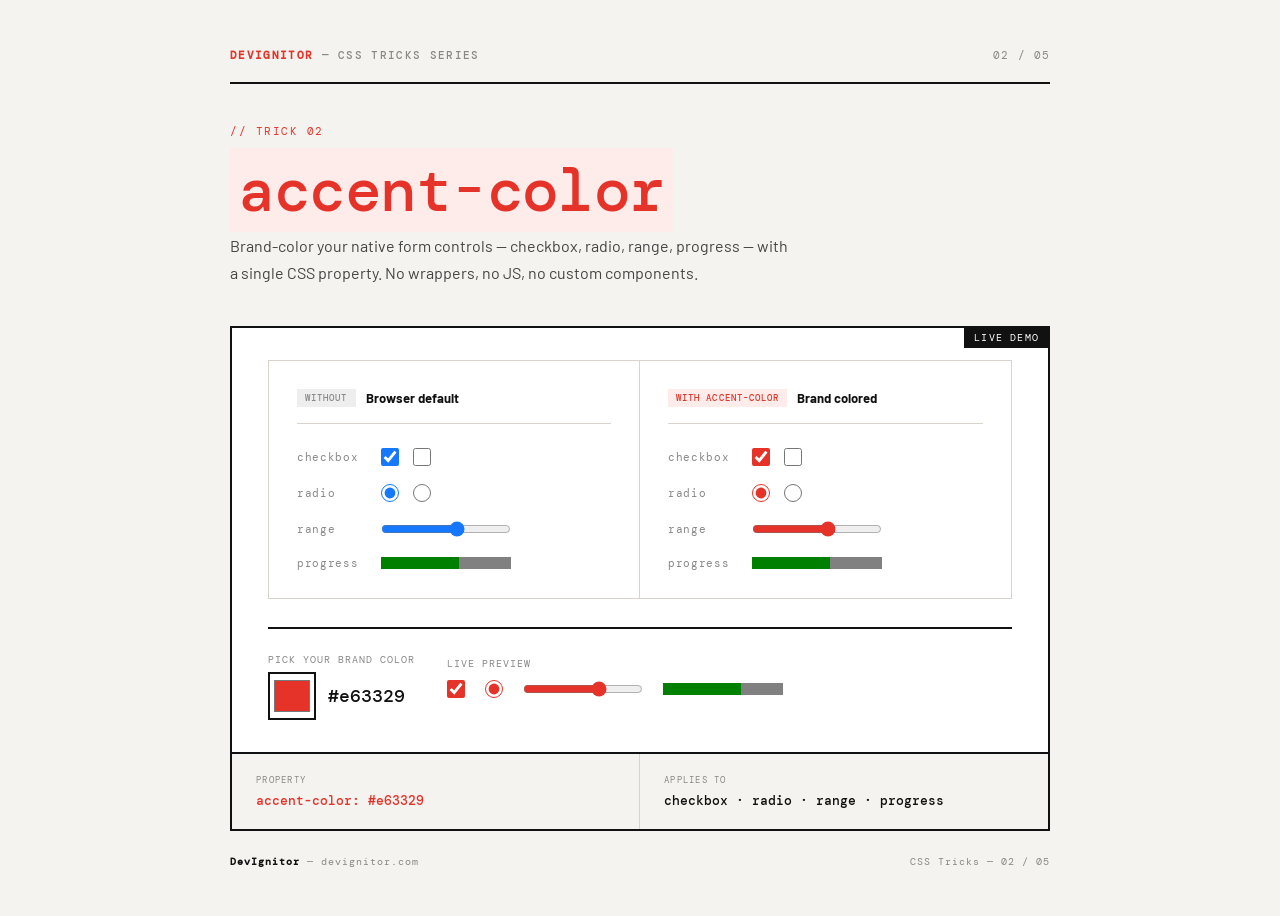
<file: accent-color/index.html>
<!DOCTYPE html>
<html lang="en">
<head>
<meta charset="UTF-8">
<meta name="viewport" content="width=device-width, initial-scale=1.0">
<title>accent-color — DevIgnitor CSS Tricks</title>
<link rel="preconnect" href="https://fonts.googleapis.com">
<link rel="stylesheet" href="style.css">
<link href="https://fonts.googleapis.com/css2?family=DM+Mono:wght@400;500&family=Barlow:wght@400;600;700;900&display=swap" rel="stylesheet">

</head>
<body>

<header class="page-header">
  <div class="brand"><strong>DevIgnitor</strong> — CSS Tricks Series</div>
  <div class="trick-label">02 / 05</div>
</header>

<div class="title-block">
  <div class="trick-index">// Trick 02</div>
  <h1><code>accent-color</code></h1>
  <p class="subtitle">Brand-color your native form controls — checkbox, radio, range, progress — with a single CSS property. No wrappers, no JS, no custom components.</p>
</div>

<div class="demo-wrap">
  <div class="demo-label">Live Demo</div>
  <div class="demo-inner">

    <div class="compare-grid">
      <div class="compare-col before-col">
        <div class="col-header">
          <span class="col-tag tag-before">Without</span>
          <span class="col-title">Browser default</span>
        </div>
        <div class="control-row">
          <div class="ctrl-item">
            <span class="ctrl-label">checkbox</span>
            <input type="checkbox" checked>
            <input type="checkbox">
          </div>
          <div class="ctrl-item">
            <span class="ctrl-label">radio</span>
            <input type="radio" name="rb" checked>
            <input type="radio" name="rb">
          </div>
          <div class="ctrl-item">
            <span class="ctrl-label">range</span>
            <input type="range" value="60">
          </div>
          <div class="ctrl-item">
            <span class="ctrl-label">progress</span>
            <progress value="60" max="100"></progress>
          </div>
        </div>
      </div>

      <div class="compare-col after-col" id="after-col">
        <div class="col-header">
          <span class="col-tag tag-after">With accent-color</span>
          <span class="col-title">Brand colored</span>
        </div>
        <div class="control-row">
          <div class="ctrl-item">
            <span class="ctrl-label" style="font-family:var(--mono);font-size:11px;color:var(--ink3);min-width:70px">checkbox</span>
            <input type="checkbox" checked>
            <input type="checkbox">
          </div>
          <div class="ctrl-item">
            <span class="ctrl-label" style="font-family:var(--mono);font-size:11px;color:var(--ink3);min-width:70px">radio</span>
            <input type="radio" name="rb2" checked>
            <input type="radio" name="rb2">
          </div>
          <div class="ctrl-item">
            <span class="ctrl-label" style="font-family:var(--mono);font-size:11px;color:var(--ink3);min-width:70px">range</span>
            <input type="range" value="60">
          </div>
          <div class="ctrl-item">
            <span class="ctrl-label" style="font-family:var(--mono);font-size:11px;color:var(--ink3);min-width:70px">progress</span>
            <progress value="60" max="100"></progress>
          </div>
        </div>
      </div>
    </div>

    <div class="picker-section">
      <div class="picker-label-group">
        <span class="picker-label">Pick your brand color</span>
        <div class="picker-wrap">
          <input type="color" id="color-picker" value="#e63329">
          <span class="picker-value" id="hex-label">#e63329</span>
        </div>
      </div>
      <div style="display:flex;flex-direction:column;gap:10px;padding-top:4px">
        <span style="font-family:var(--mono);font-size:10px;color:var(--ink3);letter-spacing:0.1em;text-transform:uppercase">Live preview</span>
        <div id="live-wrap">
          <input type="checkbox" checked>
          <input type="radio" checked>
          <input type="range" value="65" style="width:120px">
          <progress value="65" max="100" style="width:120px;height:12px;border:none"></progress>
        </div>
      </div>
    </div>

  </div>
</div>

<div class="insight-row">
  <div class="insight-cell">
    <div class="insight-label">Property</div>
    <div class="insight-value accent">accent-color: #e63329</div>
  </div>
  <div class="insight-cell">
    <div class="insight-label">Applies to</div>
    <div class="insight-value">checkbox · radio · range · progress</div>
  </div>
</div>

<script src="script.js"></script>
<footer class="page-footer">
  <div class="footer-brand"><strong>DevIgnitor</strong> — devignitor.com</div>
  <div class="footer-nav">CSS Tricks — 02 / 05</div>
</footer>


</body>
</html>
</file>
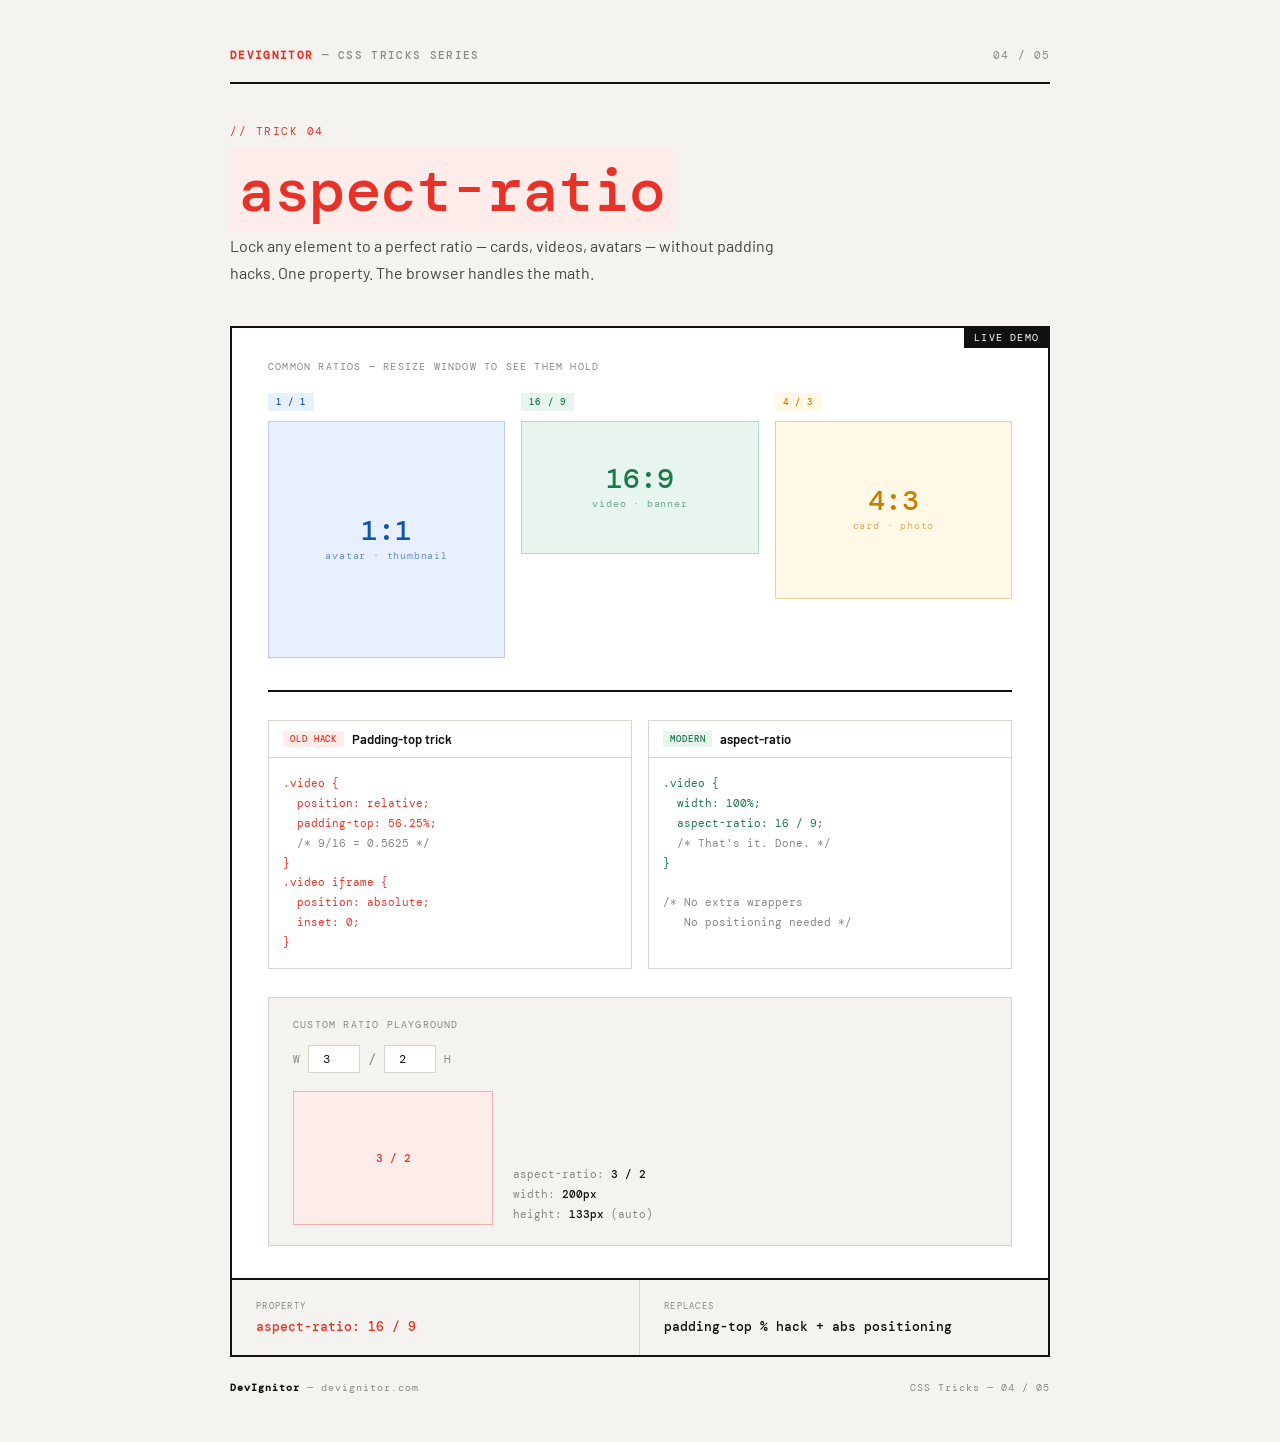
<file: aspect-ratio/index.html>
<!DOCTYPE html>
<html lang="en">
<head>
<meta charset="UTF-8">
<meta name="viewport" content="width=device-width, initial-scale=1.0">
<title>aspect-ratio — DevIgnitor CSS Tricks</title>
<link rel="preconnect" href="https://fonts.googleapis.com">
<link rel="stylesheet" href="style.css">
<link href="https://fonts.googleapis.com/css2?family=DM+Mono:wght@400;500&family=Barlow:wght@400;600;700;900&display=swap" rel="stylesheet">

</head>
<body>

<header class="page-header">
  <div class="brand"><strong>DevIgnitor</strong> — CSS Tricks Series</div>
  <div class="trick-label">04 / 05</div>
</header>

<div class="title-block">
  <div class="trick-index">// Trick 04</div>
  <h1><code>aspect-ratio</code></h1>
  <p class="subtitle">Lock any element to a perfect ratio — cards, videos, avatars — without padding hacks. One property. The browser handles the math.</p>
</div>

<div class="demo-wrap">
  <div class="demo-label">Live Demo</div>
  <div class="demo-inner">

    <div class="ratio-section-label">Common ratios — resize window to see them hold</div>
    <div class="ratio-grid">
      <div class="ratio-item">
        <div class="ratio-tag tag-sq">1 / 1</div>
        <div class="ratio-box box-sq">
          <div class="ratio-box-inner">
            <span class="ratio-value">1:1</span>
            <span class="ratio-use">avatar · thumbnail</span>
          </div>
        </div>
      </div>
      <div class="ratio-item">
        <div class="ratio-tag tag-16">16 / 9</div>
        <div class="ratio-box box-16">
          <div class="ratio-box-inner">
            <span class="ratio-value">16:9</span>
            <span class="ratio-use">video · banner</span>
          </div>
        </div>
      </div>
      <div class="ratio-item">
        <div class="ratio-tag tag-43">4 / 3</div>
        <div class="ratio-box box-43">
          <div class="ratio-box-inner">
            <span class="ratio-value">4:3</span>
            <span class="ratio-use">card · photo</span>
          </div>
        </div>
      </div>
    </div>

    <hr class="section-divider">

    <div class="hack-compare">
      <div class="hack-card">
        <div class="hack-header">
          <span class="hack-tag" style="background:#fdecea;color:var(--accent)">Old Hack</span>
          <span class="hack-title">Padding-top trick</span>
        </div>
        <div class="hack-body">
          <pre><span class="bad-code">.video {
  position: relative;
  padding-top: 56.25%;
  <span class="comment">/* 9/16 = 0.5625 */</span>
}
.video iframe {
  position: absolute;
  inset: 0;
}</span></pre>
        </div>
      </div>
      <div class="hack-card">
        <div class="hack-header">
          <span class="hack-tag" style="background:var(--green-light);color:var(--green)">Modern</span>
          <span class="hack-title">aspect-ratio</span>
        </div>
        <div class="hack-body">
          <pre><span class="good-code">.video {
  width: 100%;
  aspect-ratio: 16 / 9;
  <span class="comment">/* That's it. Done. */</span>
}

<span class="comment">/* No extra wrappers
   No positioning needed */</span></span></pre>
        </div>
      </div>
    </div>

    <div class="playground">
      <div class="play-label">Custom ratio playground</div>
      <div class="play-controls">
        <div class="play-ctrl">
          <label>W</label>
          <input type="number" id="ratio-w" value="3" min="1" max="20">
          <span class="play-sep">/</span>
          <input type="number" id="ratio-h" value="2" min="1" max="20">
          <label>H</label>
        </div>
      </div>
      <div class="play-preview-row">
        <div id="play-box" style="aspect-ratio:3/2">
          <span class="play-box-label" id="play-box-label">3 / 2</span>
        </div>
        <div class="play-info">
          aspect-ratio: <span id="info-ratio">3 / 2</span><br>
          width: <span>200px</span><br>
          height: <span id="info-h">133px</span> (auto)
        </div>
      </div>
    </div>

  </div>
</div>

<div class="insight-row">
  <div class="insight-cell">
    <div class="insight-label">Property</div>
    <div class="insight-value accent">aspect-ratio: 16 / 9</div>
  </div>
  <div class="insight-cell">
    <div class="insight-label">Replaces</div>
    <div class="insight-value">padding-top % hack + abs positioning</div>
  </div>
</div>
<script src="script.js"></script>
<footer class="page-footer">
  <div class="footer-brand"><strong>DevIgnitor</strong> — devignitor.com</div>
  <div class="footer-nav">CSS Tricks — 04 / 05</div>
</footer>


</body>
</html>
</file>
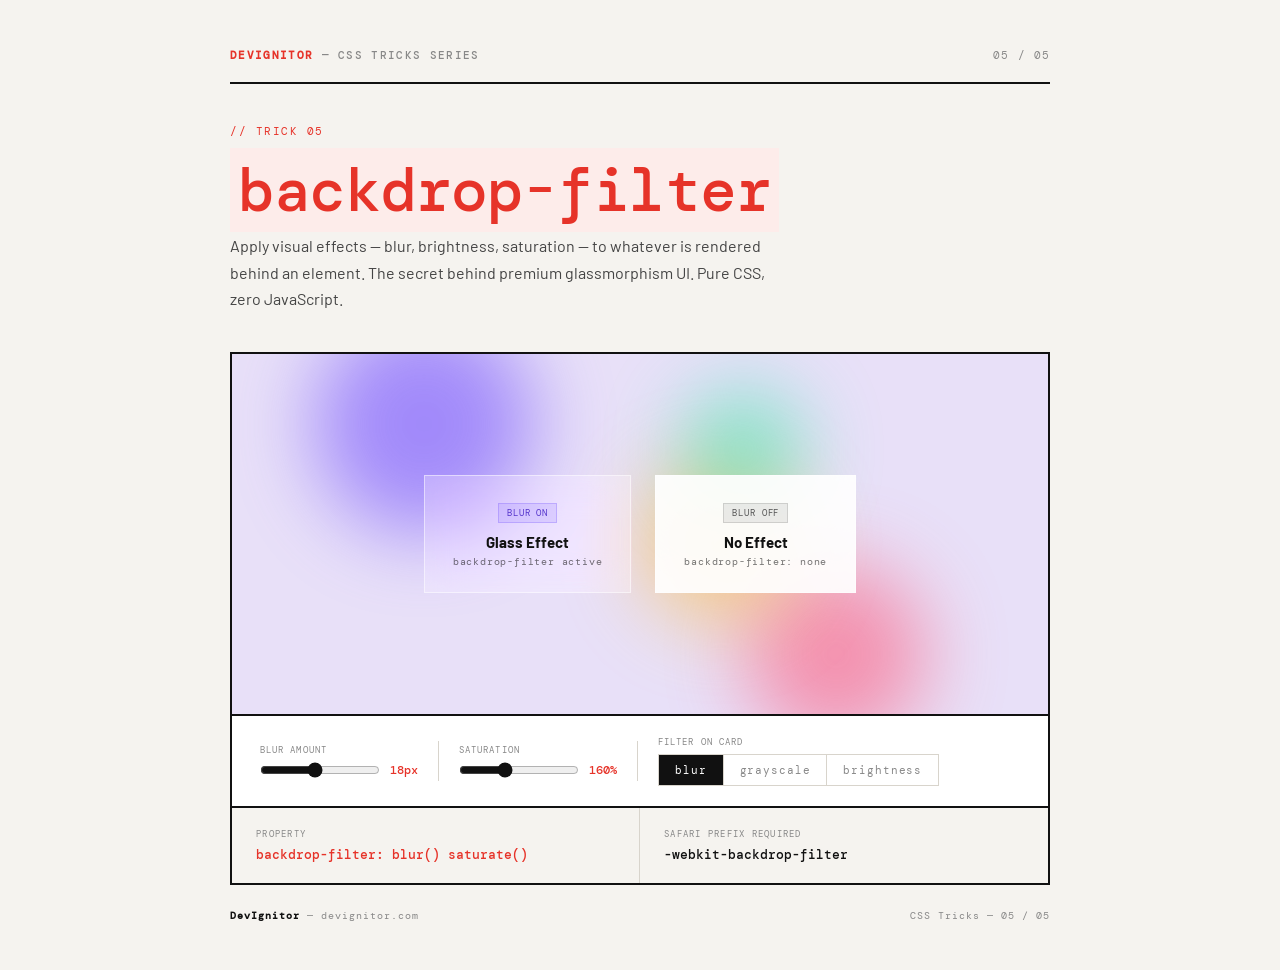
<file: backdrop-filter/index.html>
<!DOCTYPE html>
<html lang="en">
<head>
    <meta charset="UTF-8">
    <meta name="viewport" content="width=device-width, initial-scale=1.0">
    <title>code-files - Preview</title>
    <link rel="stylesheet" href="style.css">
</head>
<body>
    <!DOCTYPE html>
<html lang="en">
<head>
<meta charset="UTF-8">
<meta name="viewport" content="width=device-width, initial-scale=1.0">
<title>backdrop-filter — DevIgnitor CSS Tricks</title>
<link rel="preconnect" href="https://fonts.googleapis.com">
<link href="https://fonts.googleapis.com/css2?family=DM+Mono:wght@400;500&family=Barlow:wght@400;600;700;900&display=swap" rel="stylesheet">

</head>
<body>

<header class="page-header">
  <div class="brand"><strong>DevIgnitor</strong> — CSS Tricks Series</div>
  <div class="trick-label">05 / 05</div>
</header>

<div class="title-block">
  <div class="trick-index">// Trick 05</div>
  <h1><code>backdrop-filter</code></h1>
  <p class="subtitle">Apply visual effects — blur, brightness, saturation — to whatever is rendered behind an element. The secret behind premium glassmorphism UI. Pure CSS, zero JavaScript.</p>
</div>

<div class="demo-wrap">
  <div class="demo-label">Live Demo</div>
  <div class="demo-inner">
    <div class="glass-stage">
      <div class="stage-bg">
        <div class="blob blob-1"></div>
        <div class="blob blob-2"></div>
        <div class="blob blob-3"></div>
        <div class="blob blob-4"></div>
      </div>

      <!-- Card WITH backdrop-filter -->
      <div class="glass-card on" id="card-on">
        <div class="card-badge badge-on">blur ON</div>
        <h3>Glass Effect</h3>
        <p>backdrop-filter active</p>
      </div>

      <!-- Card WITHOUT backdrop-filter -->
      <div class="glass-card off" id="card-off">
        <div class="card-badge badge-off">blur OFF</div>
        <h3>No Effect</h3>
        <p>backdrop-filter: none</p>
      </div>
    </div>

    <div class="controls-row">
      <div class="ctrl-section">
        <span class="ctrl-label">Blur amount</span>
        <div class="ctrl-row">
          <input type="range" id="blur-range" min="0" max="40" value="18" style="width:120px">
          <span class="ctrl-value" id="blur-val">18px</span>
        </div>
      </div>

      <div class="ctrl-divider"></div>

      <div class="ctrl-section">
        <span class="ctrl-label">Saturation</span>
        <div class="ctrl-row">
          <input type="range" id="sat-range" min="80" max="300" value="160" style="width:120px">
          <span class="ctrl-value" id="sat-val">160%</span>
        </div>
      </div>

      <div class="ctrl-divider"></div>

      <div class="ctrl-section">
        <span class="ctrl-label">Filter on card</span>
        <div class="toggle-group">
          <button class="toggle-btn active" id="btn-blur" onclick="applyMode('blur')">blur</button>
          <button class="toggle-btn" id="btn-gray" onclick="applyMode('grayscale')">grayscale</button>
          <button class="toggle-btn" id="btn-bright" onclick="applyMode('brightness')">brightness</button>
        </div>
      </div>
    </div>
  </div>
</div>

<div class="insight-row">
  <div class="insight-cell">
    <div class="insight-label">Property</div>
    <div class="insight-value accent">backdrop-filter: blur() saturate()</div>
  </div>
  <div class="insight-cell">
    <div class="insight-label">Safari prefix required</div>
    <div class="insight-value">-webkit-backdrop-filter</div>
  </div>
</div>

<footer class="page-footer">
  <div class="footer-brand"><strong>DevIgnitor</strong> — devignitor.com</div>
  <div class="footer-nav">CSS Tricks — 05 / 05</div>
</footer>


</body>
</html>
    <script src="script.js"></script>
</body>
</html>
</file>
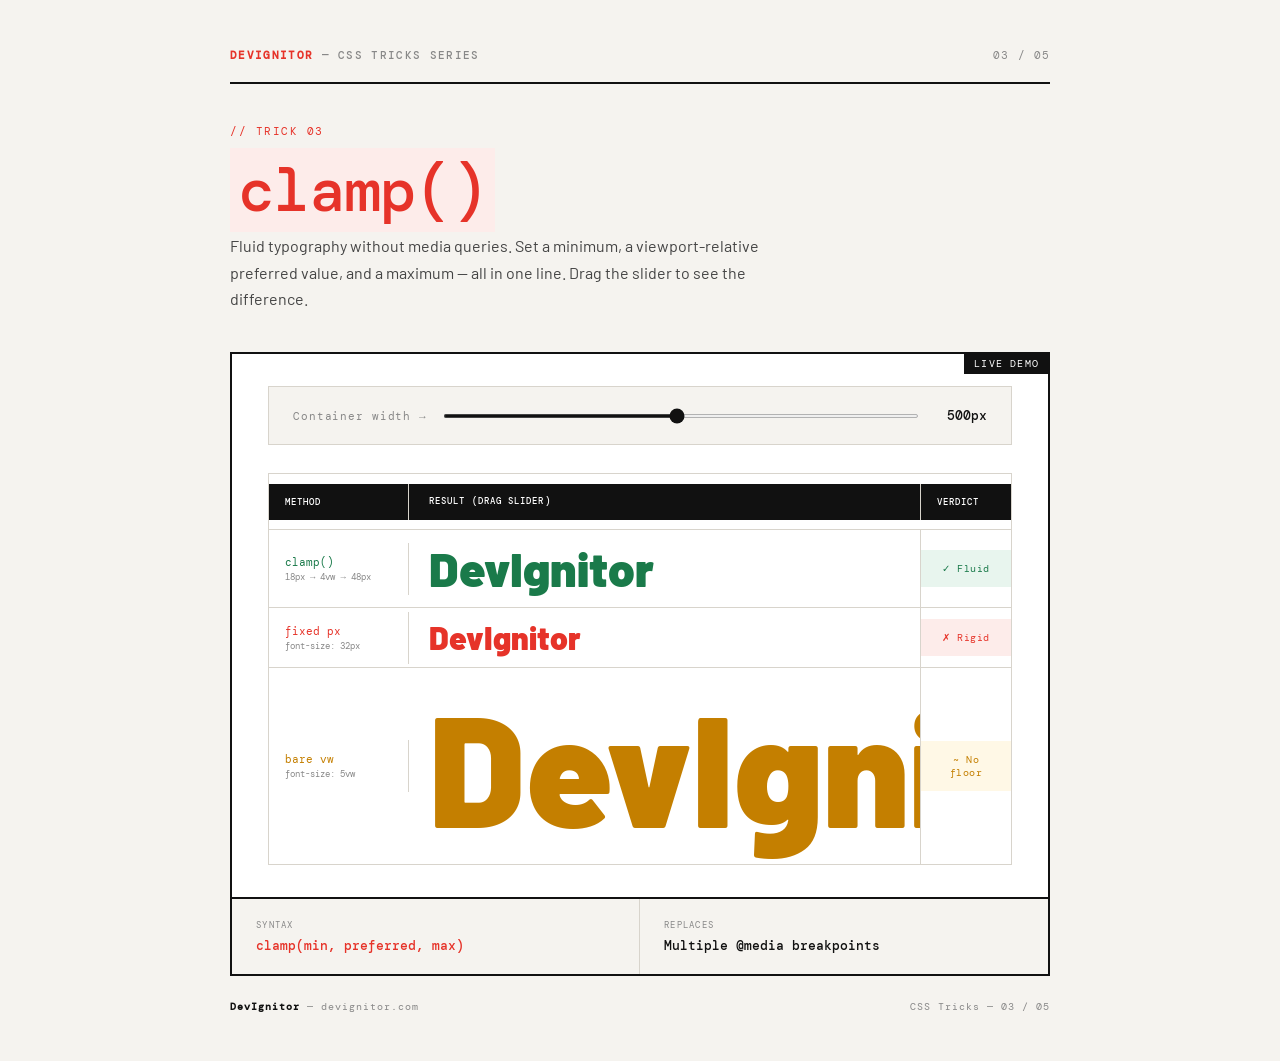
<file: clamp/index.html>
<!DOCTYPE html>
<html lang="en">
<head>
    <meta charset="UTF-8">
    <meta name="viewport" content="width=device-width, initial-scale=1.0">
    <title>code-files - Preview</title>
    <link rel="stylesheet" href="style.css">
</head>
<body>
    <!DOCTYPE html>
<html lang="en">
<head>
<meta charset="UTF-8">
<meta name="viewport" content="width=device-width, initial-scale=1.0">
<title>clamp() — DevIgnitor CSS Tricks</title>
<link rel="preconnect" href="https://fonts.googleapis.com">
<link href="https://fonts.googleapis.com/css2?family=DM+Mono:wght@400;500&family=Barlow:wght@400;600;700;900&display=swap" rel="stylesheet">

</head>
<body>

<header class="page-header">
  <div class="brand"><strong>DevIgnitor</strong> — CSS Tricks Series</div>
  <div class="trick-label">03 / 05</div>
</header>

<div class="title-block">
  <div class="trick-index">// Trick 03</div>
  <h1><code>clamp()</code></h1>
  <p class="subtitle">Fluid typography without media queries. Set a minimum, a viewport-relative preferred value, and a maximum — all in one line. Drag the slider to see the difference.</p>
</div>

<div class="demo-wrap">
  <div class="demo-label">Live Demo</div>
  <div class="demo-inner">

    <div class="slider-control">
      <span class="slider-label">Container width →</span>
      <input type="range" id="width-range" min="260" max="748" value="500" step="1">
      <span class="slider-val" id="width-val">500px</span>
    </div>

    <div class="comparison">
      <div class="comp-row header">
        <div class="comp-method">Method</div>
        <div class="comp-preview">Result (drag slider)</div>
        <div class="comp-verdict">Verdict</div>
      </div>
      <div class="comp-row">
        <div class="comp-method" style="color:var(--green)">clamp()<br><span style="color:var(--ink3);font-size:9px">18px → 4vw → 48px</span></div>
        <div class="comp-preview" id="p-clamp" style="color:var(--green);font-size:28px">DevIgnitor</div>
        <div class="comp-verdict v-good">✓ Fluid</div>
      </div>
      <div class="comp-row">
        <div class="comp-method" style="color:var(--accent)">fixed px<br><span style="color:var(--ink3);font-size:9px">font-size: 32px</span></div>
        <div class="comp-preview" style="color:var(--accent);font-size:32px" id="p-fixed">DevIgnitor</div>
        <div class="comp-verdict v-bad">✗ Rigid</div>
      </div>
      <div class="comp-row">
        <div class="comp-method" style="color:var(--amber)">bare vw<br><span style="color:var(--ink3);font-size:9px">font-size: 5vw</span></div>
        <div class="comp-preview" id="p-vw" style="color:var(--amber)">DevIgnitor</div>
        <div class="comp-verdict v-bad2">~ No floor</div>
      </div>
    </div>

  </div>
</div>

<div class="insight-row">
  <div class="insight-cell">
    <div class="insight-label">Syntax</div>
    <div class="insight-value accent">clamp(min, preferred, max)</div>
  </div>
  <div class="insight-cell">
    <div class="insight-label">Replaces</div>
    <div class="insight-value">Multiple @media breakpoints</div>
  </div>
</div>

<footer class="page-footer">
  <div class="footer-brand"><strong>DevIgnitor</strong> — devignitor.com</div>
  <div class="footer-nav">CSS Tricks — 03 / 05</div>
</footer>


</body>
</html>
    <script src="script.js"></script>
</body>
</html>
</file>
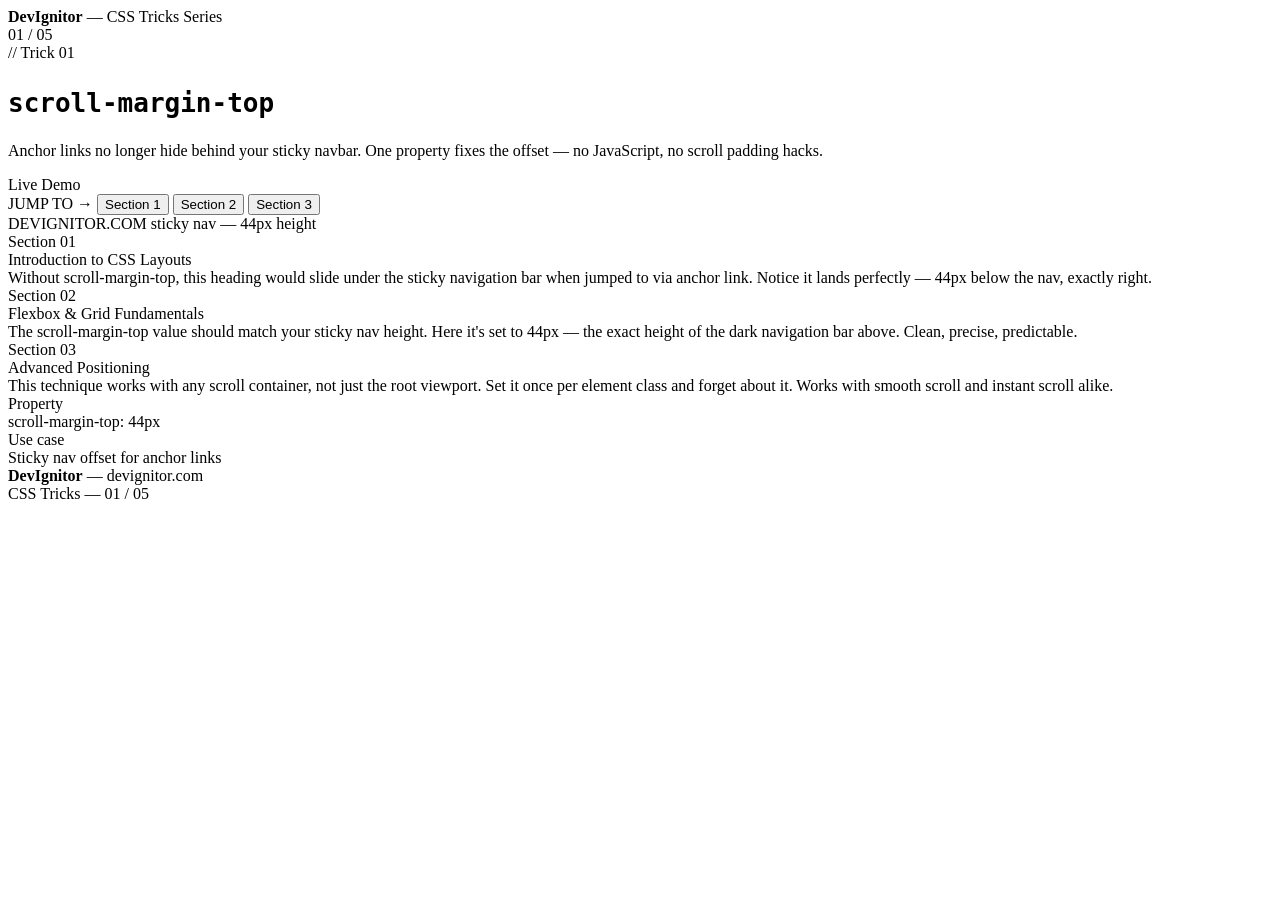
<file: scroll-margin-top/index.html>
<!DOCTYPE html>
<html lang="en">
<head>
<meta charset="UTF-8">
<meta name="viewport" content="width=device-width, initial-scale=1.0">
<title>scroll-margin-top — DevIgnitor CSS Tricks</title>
<link rel="preconnect" href="https://fonts.googleapis.com">
<link reg="stylesheet" href="style.css">
<link href="https://fonts.googleapis.com/css2?family=DM+Mono:wght@400;500&family=Barlow:wght@400;600;700;900&display=swap" rel="stylesheet">

</head>
<body>

<header class="page-header">
  <div class="brand"><strong>DevIgnitor</strong> — CSS Tricks Series</div>
  <div class="trick-label">01 / 05</div>
</header>

<div class="title-block">
  <div class="trick-index">// Trick 01</div>
  <h1><code>scroll-margin-top</code></h1>
  <p class="subtitle">Anchor links no longer hide behind your sticky navbar. One property fixes the offset — no JavaScript, no scroll padding hacks.</p>
</div>

<div class="demo-wrap">
  <div class="demo-label">Live Demo</div>
  <div class="demo-inner">
    <div class="jump-bar">
      <span class="jump-title">JUMP TO →</span>
      <button class="jump-btn" onclick="scrollToSection('sec1')">Section 1</button>
      <button class="jump-btn" onclick="scrollToSection('sec2')">Section 2</button>
      <button class="jump-btn" onclick="scrollToSection('sec3')">Section 3</button>
    </div>

    <div class="scroll-viewport" id="vp">
      <div class="fake-nav">
        <span class="fake-nav-brand">DEVIGNITOR.COM</span>
        <span class="fake-nav-tag">sticky nav — 44px height</span>
      </div>
      <div class="scroll-content">
        <div class="section-block s1" id="sec1">
          <div class="section-tag">Section 01</div>
          <div class="section-title">Introduction to CSS Layouts</div>
          <div class="section-body">Without scroll-margin-top, this heading would slide under the sticky navigation bar when jumped to via anchor link. Notice it lands perfectly — 44px below the nav, exactly right.</div>
        </div>
        <div class="section-block s2" id="sec2">
          <div class="section-tag">Section 02</div>
          <div class="section-title">Flexbox &amp; Grid Fundamentals</div>
          <div class="section-body">The scroll-margin-top value should match your sticky nav height. Here it's set to 44px — the exact height of the dark navigation bar above. Clean, precise, predictable.</div>
        </div>
        <div class="section-block s3" id="sec3">
          <div class="section-tag">Section 03</div>
          <div class="section-title">Advanced Positioning</div>
          <div class="section-body">This technique works with any scroll container, not just the root viewport. Set it once per element class and forget about it. Works with smooth scroll and instant scroll alike.</div>
        </div>
      </div>
    </div>
  </div>
</div>

<div class="insight-row">
  <div class="insight-cell">
    <div class="insight-label">Property</div>
    <div class="insight-value accent">scroll-margin-top: 44px</div>
  </div>
  <div class="insight-cell">
    <div class="insight-label">Use case</div>
    <div class="insight-value">Sticky nav offset for anchor links</div>
  </div>
</div>

<footer class="page-footer">
  <div class="footer-brand"><strong>DevIgnitor</strong> — devignitor.com</div>
  <div class="footer-nav">CSS Tricks — 01 / 05</div>
</footer>

</body>
</html>
</file>
<file: accent-color/style.css>
*, *::before, *::after { box-sizing: border-box; margin: 0; padding: 0; }

  :root {
    --bg: #f5f3ef;
    --white: #ffffff;
    --ink: #111111;
    --ink2: #444444;
    --ink3: #888888;
    --rule: #d8d4cc;
    --accent: #e63329;
    --accent-light: #fdecea;
    --mono: 'DM Mono', monospace;
    --sans: 'Barlow', sans-serif;
    --live: #e63329;
  }

  html, body { width: 100%; }

  body {
    background: var(--bg);
    font-family: var(--sans);
    color: var(--ink);
    display: flex;
    flex-direction: column;
    align-items: center;
    justify-content: center;
    min-height: 100vh;
    padding: 48px 24px;
  }

  .page-header {
    width: 100%;
    max-width: 820px;
    display: flex;
    align-items: flex-start;
    justify-content: space-between;
    margin-bottom: 40px;
    padding-bottom: 20px;
    border-bottom: 2px solid var(--ink);
  }
  .brand { font-family: var(--mono); font-size: 11px; font-weight: 500; letter-spacing: 0.12em; color: var(--ink3); text-transform: uppercase; }
  .brand strong { color: var(--accent); }
  .trick-label { font-family: var(--mono); font-size: 11px; color: var(--ink3); letter-spacing: 0.1em; }

  .title-block { width: 100%; max-width: 820px; margin-bottom: 40px; }
  .trick-index { font-family: var(--mono); font-size: 11px; color: var(--accent); letter-spacing: 0.14em; text-transform: uppercase; margin-bottom: 8px; }
  h1 { font-family: var(--sans); font-size: clamp(36px, 6vw, 72px); font-weight: 900; line-height: 1.0; letter-spacing: -0.02em; margin-bottom: 12px; }
  h1 code { font-family: var(--mono); font-size: 0.85em; color: var(--accent); background: var(--accent-light); padding: 2px 8px; font-weight: 500; }
  .subtitle { font-size: 16px; color: var(--ink2); line-height: 1.65; max-width: 560px; font-weight: 400; }

  .demo-wrap { width: 100%; max-width: 820px; background: var(--white); border: 2px solid var(--ink); position: relative; }
  .demo-label { position: absolute; top: -1px; right: -1px; background: var(--ink); color: var(--white); font-family: var(--mono); font-size: 10px; letter-spacing: 0.12em; padding: 4px 10px; text-transform: uppercase; }

  .demo-inner { padding: 32px 36px; }

  /* ── COMPARISON GRID ── */
  .compare-grid { display: grid; grid-template-columns: 1fr 1fr; gap: 0; border: 1px solid var(--rule); }
  .compare-col { padding: 28px; }
  .compare-col:first-child { border-right: 1px solid var(--rule); }

  .col-header {
    display: flex;
    align-items: center;
    gap: 10px;
    margin-bottom: 24px;
    padding-bottom: 16px;
    border-bottom: 1px solid var(--rule);
  }
  .col-tag {
    font-family: var(--mono);
    font-size: 9px;
    letter-spacing: 0.12em;
    text-transform: uppercase;
    padding: 3px 8px;
    font-weight: 500;
  }
  .tag-before { background: #eeeeee; color: var(--ink3); }
  .tag-after  { background: var(--accent-light); color: var(--accent); }
  .col-title { font-size: 13px; font-weight: 700; }

  .control-row {
    display: flex;
    flex-direction: column;
    gap: 18px;
  }
  .ctrl-item {
    display: flex;
    align-items: center;
    gap: 14px;
  }
  .ctrl-label { font-family: var(--mono); font-size: 11px; color: var(--ink3); min-width: 70px; letter-spacing: 0.06em; }

  input[type=checkbox], input[type=radio] { width: 18px; height: 18px; cursor: pointer; flex-shrink: 0; }
  input[type=range] { width: 130px; cursor: pointer; flex-shrink: 0; height: 18px; }
  progress { width: 130px; height: 12px; border: none; flex-shrink: 0; }

  .before-col input[type=checkbox],
  .before-col input[type=radio],
  .before-col input[type=range],
  .before-col progress { accent-color: #1677ff; }

  .after-col { accent-color: var(--live); }

  /* ── LIVE PICKER SECTION ── */
  .picker-section {
    margin-top: 28px;
    padding-top: 24px;
    border-top: 2px solid var(--ink);
    display: flex;
    align-items: flex-start;
    gap: 32px;
    flex-wrap: wrap;
  }
  .picker-label-group { display: flex; flex-direction: column; gap: 6px; }
  .picker-label { font-family: var(--mono); font-size: 10px; color: var(--ink3); letter-spacing: 0.1em; text-transform: uppercase; }
  .picker-value { font-family: var(--mono); font-size: 18px; font-weight: 500; color: var(--ink); }

  .picker-wrap { display: flex; align-items: center; gap: 12px; }
  input[type=color] {
    width: 48px;
    height: 48px;
    border: 2px solid var(--ink);
    cursor: pointer;
    background: none;
    padding: 2px;
  }

  .live-controls {
    display: flex;
    gap: 20px;
    align-items: center;
    flex-wrap: wrap;
    margin-top: 4px;
  }
  #live-wrap { accent-color: var(--live); display: flex; gap: 20px; align-items: center; flex-wrap: wrap; }

  /* ── INSIGHT ROW ── */
  .insight-row { width: 100%; max-width: 820px; display: grid; grid-template-columns: 1fr 1fr; gap: 0; border: 2px solid var(--ink); border-top: none; }
  .insight-cell { padding: 20px 24px; border-right: 1px solid var(--rule); }
  .insight-cell:last-child { border-right: none; }
  .insight-label { font-family: var(--mono); font-size: 9px; letter-spacing: 0.14em; text-transform: uppercase; color: var(--ink3); margin-bottom: 6px; }
  .insight-value { font-family: var(--mono); font-size: 13px; color: var(--ink); font-weight: 500; }
  .insight-value.accent { color: var(--accent); }

  .page-footer { width: 100%; max-width: 820px; margin-top: 24px; display: flex; justify-content: space-between; align-items: center; }
  .footer-brand { font-family: var(--mono); font-size: 10px; color: var(--ink3); letter-spacing: 0.1em; }
  .footer-brand strong { color: var(--ink); }
  .footer-nav { font-family: var(--mono); font-size: 10px; color: var(--ink3); letter-spacing: 0.1em; }
</file>
<file: aspect-ratio/style.css>
*, *::before, *::after { box-sizing: border-box; margin: 0; padding: 0; }

  :root {
    --bg: #f5f3ef;
    --white: #ffffff;
    --ink: #111111;
    --ink2: #444444;
    --ink3: #888888;
    --rule: #d8d4cc;
    --accent: #e63329;
    --accent-light: #fdecea;
    --green: #1a7a4a;
    --green-light: #e8f5ee;
    --blue: #1355a8;
    --blue-light: #e8effe;
    --amber: #c47f00;
    --amber-light: #fff8e6;
    --mono: 'DM Mono', monospace;
    --sans: 'Barlow', sans-serif;
  }

  html, body { width: 100%; }

  body {
    background: var(--bg);
    font-family: var(--sans);
    color: var(--ink);
    display: flex;
    flex-direction: column;
    align-items: center;
    justify-content: center;
    min-height: 100vh;
    padding: 48px 24px;
  }

  .page-header { width: 100%; max-width: 820px; display: flex; align-items: flex-start; justify-content: space-between; margin-bottom: 40px; padding-bottom: 20px; border-bottom: 2px solid var(--ink); }
  .brand { font-family: var(--mono); font-size: 11px; font-weight: 500; letter-spacing: 0.12em; color: var(--ink3); text-transform: uppercase; }
  .brand strong { color: var(--accent); }
  .trick-label { font-family: var(--mono); font-size: 11px; color: var(--ink3); letter-spacing: 0.1em; }

  .title-block { width: 100%; max-width: 820px; margin-bottom: 40px; }
  .trick-index { font-family: var(--mono); font-size: 11px; color: var(--accent); letter-spacing: 0.14em; text-transform: uppercase; margin-bottom: 8px; }
  h1 { font-family: var(--sans); font-size: clamp(36px, 6vw, 72px); font-weight: 900; line-height: 1.0; letter-spacing: -0.02em; margin-bottom: 12px; }
  h1 code { font-family: var(--mono); font-size: 0.85em; color: var(--accent); background: var(--accent-light); padding: 2px 8px; font-weight: 500; }
  .subtitle { font-size: 16px; color: var(--ink2); line-height: 1.65; max-width: 560px; font-weight: 400; }

  .demo-wrap { width: 100%; max-width: 820px; background: var(--white); border: 2px solid var(--ink); position: relative; }
  .demo-label { position: absolute; top: -1px; right: -1px; background: var(--ink); color: var(--white); font-family: var(--mono); font-size: 10px; letter-spacing: 0.12em; padding: 4px 10px; text-transform: uppercase; }

  .demo-inner { padding: 32px 36px; }

  /* ── RATIO GRID ── */
  .ratio-section-label {
    font-family: var(--mono);
    font-size: 10px;
    color: var(--ink3);
    letter-spacing: 0.12em;
    text-transform: uppercase;
    margin-bottom: 16px;
  }

  .ratio-grid {
    display: grid;
    grid-template-columns: repeat(3, 1fr);
    gap: 16px;
    margin-bottom: 32px;
  }

  .ratio-item {}
  .ratio-tag {
    font-family: var(--mono);
    font-size: 9px;
    letter-spacing: 0.12em;
    text-transform: uppercase;
    font-weight: 500;
    padding: 3px 8px;
    margin-bottom: 10px;
    display: inline-block;
  }

  .ratio-box {
    width: 100%;
    border: 1px solid var(--rule);
    display: flex;
    flex-direction: column;
    align-items: center;
    justify-content: center;
    position: relative;
    overflow: hidden;
  }

  .ratio-box-inner {
    display: flex;
    flex-direction: column;
    align-items: center;
    justify-content: center;
    gap: 4px;
    padding: 8px;
  }

  .ratio-value {
    font-family: var(--mono);
    font-size: clamp(18px, 3vw, 28px);
    font-weight: 500;
    line-height: 1;
  }
  .ratio-use {
    font-family: var(--mono);
    font-size: 10px;
    color: inherit;
    opacity: 0.6;
    letter-spacing: 0.08em;
  }

  /* Colors per ratio */
  .box-sq  { aspect-ratio: 1/1;  background: var(--blue-light);  color: var(--blue);  border-color: #c0ccee; }
  .box-16  { aspect-ratio: 16/9; background: var(--green-light); color: var(--green); border-color: #b0dcc0; }
  .box-43  { aspect-ratio: 4/3;  background: var(--amber-light); color: var(--amber); border-color: #e8d0a0; }

  .tag-sq  { background: var(--blue-light);  color: var(--blue); }
  .tag-16  { background: var(--green-light); color: var(--green); }
  .tag-43  { background: var(--amber-light); color: var(--amber); }

  /* ── DIVIDER ── */
  .section-divider { border: none; border-top: 2px solid var(--ink); margin: 28px 0; }

  /* ── HACK COMPARISON ── */
  .hack-compare {
    display: grid;
    grid-template-columns: 1fr 1fr;
    gap: 16px;
    margin-bottom: 28px;
  }
  .hack-card {
    border: 1px solid var(--rule);
    overflow: hidden;
  }
  .hack-header {
    padding: 10px 14px;
    border-bottom: 1px solid var(--rule);
    display: flex;
    align-items: center;
    gap: 8px;
  }
  .hack-tag {
    font-family: var(--mono);
    font-size: 9px;
    letter-spacing: 0.1em;
    text-transform: uppercase;
    padding: 2px 7px;
    font-weight: 500;
  }
  .hack-title { font-size: 13px; font-weight: 600; }
  .hack-body { padding: 16px 14px; }
  pre {
    font-family: var(--mono);
    font-size: 11px;
    line-height: 1.8;
    color: var(--ink2);
    white-space: pre-wrap;
  }
  .good-code { color: var(--green); }
  .bad-code  { color: var(--accent); }
  .comment   { color: var(--ink3); }

  /* ── CUSTOM RATIO PLAYGROUND ── */
  .playground {
    background: var(--bg);
    border: 1px solid var(--rule);
    padding: 20px 24px;
  }
  .play-label { font-family: var(--mono); font-size: 10px; color: var(--ink3); letter-spacing: 0.12em; text-transform: uppercase; margin-bottom: 14px; }
  .play-controls { display: flex; align-items: center; gap: 16px; margin-bottom: 18px; flex-wrap: wrap; }
  .play-ctrl { display: flex; align-items: center; gap: 8px; }
  .play-ctrl label { font-family: var(--mono); font-size: 11px; color: var(--ink3); }
  .play-ctrl input[type=number] {
    width: 52px;
    padding: 5px 8px;
    border: 1px solid var(--rule);
    font-family: var(--mono);
    font-size: 12px;
    color: var(--ink);
    background: var(--white);
    text-align: center;
  }
  .play-sep { font-family: var(--mono); font-size: 14px; color: var(--ink3); }
  .play-preview-row { display: flex; align-items: flex-end; gap: 20px; flex-wrap: wrap; }
  #play-box {
    width: 200px;
    background: var(--accent-light);
    border: 1px solid #f0b0ac;
    display: flex;
    align-items: center;
    justify-content: center;
    transition: aspect-ratio 0.25s;
    flex-shrink: 0;
  }
  .play-box-label {
    font-family: var(--mono);
    font-size: 11px;
    color: var(--accent);
    font-weight: 500;
    text-align: center;
    padding: 8px;
  }
  .play-info { font-family: var(--mono); font-size: 11px; color: var(--ink3); line-height: 1.8; }
  .play-info span { color: var(--ink); font-weight: 500; }

  .insight-row { width: 100%; max-width: 820px; display: grid; grid-template-columns: 1fr 1fr; gap: 0; border: 2px solid var(--ink); border-top: none; }
  .insight-cell { padding: 20px 24px; border-right: 1px solid var(--rule); }
  .insight-cell:last-child { border-right: none; }
  .insight-label { font-family: var(--mono); font-size: 9px; letter-spacing: 0.14em; text-transform: uppercase; color: var(--ink3); margin-bottom: 6px; }
  .insight-value { font-family: var(--mono); font-size: 13px; color: var(--ink); font-weight: 500; }
  .insight-value.accent { color: var(--accent); }

  .page-footer { width: 100%; max-width: 820px; margin-top: 24px; display: flex; justify-content: space-between; align-items: center; }
  .footer-brand { font-family: var(--mono); font-size: 10px; color: var(--ink3); letter-spacing: 0.1em; }
  .footer-brand strong { color: var(--ink); }
  .footer-nav { font-family: var(--mono); font-size: 10px; color: var(--ink3); letter-spacing: 0.1em; }
</file>
<file: backdrop-filter/style.css>
*, *::before, *::after { box-sizing: border-box; margin: 0; padding: 0; }

  :root {
    --bg: #f5f3ef;
    --white: #ffffff;
    --ink: #111111;
    --ink2: #444444;
    --ink3: #888888;
    --rule: #d8d4cc;
    --accent: #e63329;
    --accent-light: #fdecea;
    --mono: 'DM Mono', monospace;
    --sans: 'Barlow', sans-serif;
  }

  html, body { width: 100%; }

  body {
    background: var(--bg);
    font-family: var(--sans);
    color: var(--ink);
    display: flex;
    flex-direction: column;
    align-items: center;
    justify-content: center;
    min-height: 100vh;
    padding: 48px 24px;
  }

  .page-header { width: 100%; max-width: 820px; display: flex; align-items: flex-start; justify-content: space-between; margin-bottom: 40px; padding-bottom: 20px; border-bottom: 2px solid var(--ink); }
  .brand { font-family: var(--mono); font-size: 11px; font-weight: 500; letter-spacing: 0.12em; color: var(--ink3); text-transform: uppercase; }
  .brand strong { color: var(--accent); }
  .trick-label { font-family: var(--mono); font-size: 11px; color: var(--ink3); letter-spacing: 0.1em; }

  .title-block { width: 100%; max-width: 820px; margin-bottom: 40px; }
  .trick-index { font-family: var(--mono); font-size: 11px; color: var(--accent); letter-spacing: 0.14em; text-transform: uppercase; margin-bottom: 8px; }
  h1 { font-family: var(--sans); font-size: clamp(36px, 6vw, 72px); font-weight: 900; line-height: 1.0; letter-spacing: -0.02em; margin-bottom: 12px; }
  h1 code { font-family: var(--mono); font-size: 0.85em; color: var(--accent); background: var(--accent-light); padding: 2px 8px; font-weight: 500; }
  .subtitle { font-size: 16px; color: var(--ink2); line-height: 1.65; max-width: 560px; font-weight: 400; }

  .demo-wrap { width: 100%; max-width: 820px; background: var(--white); border: 2px solid var(--ink); position: relative; }
  .demo-label { position: absolute; top: -1px; right: -1px; background: var(--ink); color: var(--white); font-family: var(--mono); font-size: 10px; letter-spacing: 0.12em; padding: 4px 10px; text-transform: uppercase; }

  .demo-inner { padding: 0; overflow: hidden; }

  /* ── GLASS STAGE ── */
  .glass-stage {
    position: relative;
    width: 100%;
    height: 360px;
    overflow: hidden;
    display: flex;
    align-items: center;
    justify-content: center;
    gap: 24px;
    flex-wrap: wrap;
    padding: 24px;
  }

  /* Colorful background */
  .stage-bg {
    position: absolute;
    inset: 0;
    background: #e8e0f8;
  }
  .blob {
    position: absolute;
    border-radius: 50%;
    filter: blur(40px);
    animation: drift linear infinite;
  }
  .blob-1 { width: 220px; height: 220px; background: #7c5cfc; opacity: 0.65; top: -40px; left: 10%; animation-duration: 12s; animation-direction: alternate; }
  .blob-2 { width: 180px; height: 180px; background: #fc5c7d; opacity: 0.6; bottom: -30px; right: 15%; animation-duration: 9s; animation-direction: alternate-reverse; }
  .blob-3 { width: 160px; height: 160px; background: #fcba2c; opacity: 0.55; top: 30%; left: 50%; animation-duration: 14s; animation-direction: alternate; }
  .blob-4 { width: 120px; height: 120px; background: #2ce8a8; opacity: 0.55; top: 10%; right: 30%; animation-duration: 10s; animation-direction: alternate-reverse; }

  @keyframes drift {
    from { transform: translate(0, 0) scale(1); }
    to   { transform: translate(30px, 20px) scale(1.1); }
  }

  /* ── GLASS CARDS ── */
  .glass-card {
    position: relative;
    z-index: 2;
    padding: 24px 28px;
    text-align: center;
    border: 1px solid rgba(255,255,255,0.5);
    min-width: 180px;
    transition: backdrop-filter 0.4s, -webkit-backdrop-filter 0.4s, background 0.4s;
  }
  .glass-card h3 {
    font-size: 15px;
    font-weight: 700;
    color: #111;
    margin-bottom: 4px;
  }
  .glass-card p {
    font-family: var(--mono);
    font-size: 10px;
    color: rgba(0,0,0,0.55);
    letter-spacing: 0.08em;
  }
  .glass-card.on {
    background: rgba(255,255,255,0.25);
    backdrop-filter: blur(18px) saturate(160%);
    -webkit-backdrop-filter: blur(18px) saturate(160%);
  }
  .glass-card.off {
    background: rgba(255,255,255,0.92);
    backdrop-filter: none;
    -webkit-backdrop-filter: none;
  }
  .card-badge {
    font-family: var(--mono);
    font-size: 9px;
    letter-spacing: 0.1em;
    text-transform: uppercase;
    padding: 3px 8px;
    margin-bottom: 10px;
    display: inline-block;
  }
  .badge-on  { background: rgba(124,92,252,0.15); color: #5535cc; border: 1px solid rgba(124,92,252,0.3); }
  .badge-off { background: rgba(0,0,0,0.07); color: #555; border: 1px solid rgba(0,0,0,0.12); }

  /* ── CONTROLS ── */
  .controls-row {
    padding: 20px 28px;
    border-top: 2px solid var(--ink);
    display: flex;
    align-items: center;
    gap: 20px;
    flex-wrap: wrap;
    background: var(--white);
  }
  .ctrl-section { display: flex; flex-direction: column; gap: 6px; }
  .ctrl-label { font-family: var(--mono); font-size: 9px; color: var(--ink3); letter-spacing: 0.12em; text-transform: uppercase; }
  .ctrl-value { font-family: var(--mono); font-size: 12px; font-weight: 500; color: var(--accent); }

  .ctrl-row { display: flex; align-items: center; gap: 10px; }
  input[type=range] { accent-color: var(--ink); cursor: pointer; }

  .ctrl-divider { width: 1px; height: 40px; background: var(--rule); }

  /* Toggle buttons */
  .toggle-group { display: flex; border: 1px solid var(--rule); overflow: hidden; }
  .toggle-btn {
    font-family: var(--mono);
    font-size: 11px;
    letter-spacing: 0.08em;
    padding: 8px 16px;
    border: none;
    cursor: pointer;
    transition: background 0.15s, color 0.15s;
    background: var(--white);
    color: var(--ink3);
    border-right: 1px solid var(--rule);
  }
  .toggle-btn:last-child { border-right: none; }
  .toggle-btn.active { background: var(--ink); color: var(--white); }

  .insight-row { width: 100%; max-width: 820px; display: grid; grid-template-columns: 1fr 1fr; gap: 0; border: 2px solid var(--ink); border-top: none; }
  .insight-cell { padding: 20px 24px; border-right: 1px solid var(--rule); }
  .insight-cell:last-child { border-right: none; }
  .insight-label { font-family: var(--mono); font-size: 9px; letter-spacing: 0.14em; text-transform: uppercase; color: var(--ink3); margin-bottom: 6px; }
  .insight-value { font-family: var(--mono); font-size: 13px; color: var(--ink); font-weight: 500; }
  .insight-value.accent { color: var(--accent); }

  .page-footer { width: 100%; max-width: 820px; margin-top: 24px; display: flex; justify-content: space-between; align-items: center; }
  .footer-brand { font-family: var(--mono); font-size: 10px; color: var(--ink3); letter-spacing: 0.1em; }
  .footer-brand strong { color: var(--ink); }
  .footer-nav { font-family: var(--mono); font-size: 10px; color: var(--ink3); letter-spacing: 0.1em; }
</file>
<file: clamp/style.css>
*, *::before, *::after { box-sizing: border-box; margin: 0; padding: 0; }

  :root {
    --bg: #f5f3ef;
    --white: #ffffff;
    --ink: #111111;
    --ink2: #444444;
    --ink3: #888888;
    --rule: #d8d4cc;
    --accent: #e63329;
    --accent-light: #fdecea;
    --green: #1a7a4a;
    --amber: #c47f00;
    --mono: 'DM Mono', monospace;
    --sans: 'Barlow', sans-serif;
  }

  html, body { width: 100%; }

  body {
    background: var(--bg);
    font-family: var(--sans);
    color: var(--ink);
    display: flex;
    flex-direction: column;
    align-items: center;
    justify-content: center;
    min-height: 100vh;
    padding: 48px 24px;
  }

  .page-header { width: 100%; max-width: 820px; display: flex; align-items: flex-start; justify-content: space-between; margin-bottom: 40px; padding-bottom: 20px; border-bottom: 2px solid var(--ink); }
  .brand { font-family: var(--mono); font-size: 11px; font-weight: 500; letter-spacing: 0.12em; color: var(--ink3); text-transform: uppercase; }
  .brand strong { color: var(--accent); }
  .trick-label { font-family: var(--mono); font-size: 11px; color: var(--ink3); letter-spacing: 0.1em; }

  .title-block { width: 100%; max-width: 820px; margin-bottom: 40px; }
  .trick-index { font-family: var(--mono); font-size: 11px; color: var(--accent); letter-spacing: 0.14em; text-transform: uppercase; margin-bottom: 8px; }
  h1 { font-family: var(--sans); font-size: clamp(36px, 6vw, 72px); font-weight: 900; line-height: 1.0; letter-spacing: -0.02em; margin-bottom: 12px; }
  h1 code { font-family: var(--mono); font-size: 0.85em; color: var(--accent); background: var(--accent-light); padding: 2px 8px; font-weight: 500; }
  .subtitle { font-size: 16px; color: var(--ink2); line-height: 1.65; max-width: 560px; font-weight: 400; }

  .demo-wrap { width: 100%; max-width: 820px; background: var(--white); border: 2px solid var(--ink); position: relative; }
  .demo-label { position: absolute; top: -1px; right: -1px; background: var(--ink); color: var(--white); font-family: var(--mono); font-size: 10px; letter-spacing: 0.12em; padding: 4px 10px; text-transform: uppercase; }

  .demo-inner { padding: 32px 36px; }

  /* ── SLIDER CONTROL ── */
  .slider-control {
    display: flex;
    align-items: center;
    gap: 16px;
    padding: 20px 24px;
    background: var(--bg);
    border: 1px solid var(--rule);
    margin-bottom: 28px;
  }
  .slider-label { font-family: var(--mono); font-size: 11px; color: var(--ink3); letter-spacing: 0.08em; white-space: nowrap; }
  #width-range {
    flex: 1;
    accent-color: var(--ink);
    cursor: pointer;
    height: 4px;
  }
  .slider-val {
    font-family: var(--mono);
    font-size: 13px;
    font-weight: 500;
    color: var(--ink);
    min-width: 52px;
    text-align: right;
  }

  /* ── SIMULATED CONTAINER ── */
  .container-wrap {
    border: 1px solid var(--rule);
    padding: 12px;
    background: var(--bg);
    margin-bottom: 28px;
    position: relative;
  }
  .container-label {
    font-family: var(--mono);
    font-size: 9px;
    color: var(--ink3);
    letter-spacing: 0.12em;
    text-transform: uppercase;
    margin-bottom: 10px;
  }
  .container-sim {
    background: var(--white);
    border: 1px solid var(--rule);
    overflow: hidden;
    transition: width 0.05s;
    padding: 20px 24px;
  }
  .sim-eyebrow {
    font-family: var(--mono);
    font-size: 10px;
    color: var(--ink3);
    letter-spacing: 0.1em;
    margin-bottom: 8px;
  }
  .sim-text { font-weight: 900; line-height: 1.05; letter-spacing: -0.02em; white-space: nowrap; overflow: hidden; }

  /* ── COMPARISON TABLE ── */
  .comparison { border: 1px solid var(--rule); }
  .comp-row {
    display: grid;
    grid-template-columns: 140px 1fr 90px;
    align-items: center;
    border-bottom: 1px solid var(--rule);
    min-height: 56px;
  }
  .comp-row:last-child { border-bottom: none; }
  .comp-method {
    padding: 12px 16px;
    border-right: 1px solid var(--rule);
    font-family: var(--mono);
    font-size: 11px;
  }
  .comp-preview {
    padding: 12px 20px;
    border-right: 1px solid var(--rule);
    font-weight: 900;
    line-height: 1.1;
    white-space: nowrap;
    overflow: hidden;
  }
  .comp-verdict {
    padding: 12px 16px;
    font-family: var(--mono);
    font-size: 10px;
    letter-spacing: 0.06em;
    text-align: center;
  }
  .v-good { color: var(--green); background: #e8f5ee; }
  .v-bad  { color: var(--accent); background: var(--accent-light); }
  .v-bad2 { color: var(--amber); background: #fff8e6; }

  .comp-row.header .comp-method,
  .comp-row.header .comp-preview,
  .comp-row.header .comp-verdict {
    background: var(--ink);
    color: var(--white);
    font-family: var(--mono);
    font-size: 9px;
    letter-spacing: 0.12em;
    text-transform: uppercase;
    font-weight: 500;
    min-height: 36px;
    display: flex;
    align-items: center;
  }

  .insight-row { width: 100%; max-width: 820px; display: grid; grid-template-columns: 1fr 1fr; gap: 0; border: 2px solid var(--ink); border-top: none; }
  .insight-cell { padding: 20px 24px; border-right: 1px solid var(--rule); }
  .insight-cell:last-child { border-right: none; }
  .insight-label { font-family: var(--mono); font-size: 9px; letter-spacing: 0.14em; text-transform: uppercase; color: var(--ink3); margin-bottom: 6px; }
  .insight-value { font-family: var(--mono); font-size: 13px; color: var(--ink); font-weight: 500; }
  .insight-value.accent { color: var(--accent); }

  .page-footer { width: 100%; max-width: 820px; margin-top: 24px; display: flex; justify-content: space-between; align-items: center; }
  .footer-brand { font-family: var(--mono); font-size: 10px; color: var(--ink3); letter-spacing: 0.1em; }
  .footer-brand strong { color: var(--ink); }
  .footer-nav { font-family: var(--mono); font-size: 10px; color: var(--ink3); letter-spacing: 0.1em; }
</file>
<file: scroll-margin-top/style.css>
*, *::before, *::after { box-sizing: border-box; margin: 0; padding: 0; }

  :root {
    --bg: #f5f3ef;
    --white: #ffffff;
    --ink: #111111;
    --ink2: #444444;
    --ink3: #888888;
    --rule: #d8d4cc;
    --accent: #e63329;
    --accent-light: #fdecea;
    --green: #1a7a4a;
    --green-light: #e8f5ee;
    --mono: 'DM Mono', monospace;
    --sans: 'Barlow', sans-serif;
  }

  html, body { width: 100%; height: 100%; }

  body {
    background: var(--bg);
    font-family: var(--sans);
    color: var(--ink);
    display: flex;
    flex-direction: column;
    align-items: center;
    justify-content: center;
    min-height: 100vh;
    padding: 48px 24px;
  }

  /* ── HEADER ── */
  .page-header {
    width: 100%;
    max-width: 820px;
    display: flex;
    align-items: flex-start;
    justify-content: space-between;
    margin-bottom: 40px;
    padding-bottom: 20px;
    border-bottom: 2px solid var(--ink);
  }
  .brand {
    font-family: var(--mono);
    font-size: 11px;
    font-weight: 500;
    letter-spacing: 0.12em;
    color: var(--ink3);
    text-transform: uppercase;
  }
  .brand strong { color: var(--accent); }
  .trick-label {
    font-family: var(--mono);
    font-size: 11px;
    color: var(--ink3);
    letter-spacing: 0.1em;
  }

  /* ── TITLE BLOCK ── */
  .title-block {
    width: 100%;
    max-width: 820px;
    margin-bottom: 40px;
  }
  .trick-index {
    font-family: var(--mono);
    font-size: 11px;
    color: var(--accent);
    letter-spacing: 0.14em;
    text-transform: uppercase;
    margin-bottom: 8px;
  }
  h1 {
    font-family: var(--sans);
    font-size: clamp(36px, 6vw, 72px);
    font-weight: 900;
    line-height: 1.0;
    letter-spacing: -0.02em;
    margin-bottom: 12px;
  }
  h1 code {
    font-family: var(--mono);
    font-size: 0.85em;
    color: var(--accent);
    background: var(--accent-light);
    padding: 2px 8px;
    font-weight: 500;
  }
  .subtitle {
    font-size: 16px;
    color: var(--ink2);
    line-height: 1.65;
    max-width: 560px;
    font-weight: 400;
  }

  /* ── DEMO CONTAINER ── */
  .demo-wrap {
    width: 100%;
    max-width: 820px;
    background: var(--white);
    border: 2px solid var(--ink);
    position: relative;
  }
  .demo-label {
    position: absolute;
    top: -1px;
    right: -1px;
    background: var(--ink);
    color: var(--white);
    font-family: var(--mono);
    font-size: 10px;
    letter-spacing: 0.12em;
    padding: 4px 10px;
    text-transform: uppercase;
  }

  /* ── SCROLL DEMO ── */
  .demo-inner { padding: 32px; }

  .jump-bar {
    display: flex;
    gap: 10px;
    flex-wrap: wrap;
    margin-bottom: 20px;
    padding-bottom: 20px;
    border-bottom: 1px solid var(--rule);
  }
  .jump-title {
    font-family: var(--mono);
    font-size: 10px;
    color: var(--ink3);
    letter-spacing: 0.1em;
    align-self: center;
    margin-right: 4px;
  }
  .jump-btn {
    font-family: var(--mono);
    font-size: 11px;
    font-weight: 500;
    color: var(--white);
    background: var(--ink);
    border: none;
    padding: 8px 16px;
    cursor: pointer;
    letter-spacing: 0.06em;
    transition: background 0.15s;
  }
  .jump-btn:hover { background: var(--accent); }

  /* The scroll viewport */
  .scroll-viewport {
    height: 320px;
    overflow-y: auto;
    border: 1px solid var(--rule);
    position: relative;
    scroll-behavior: smooth;
  }
  .scroll-viewport::-webkit-scrollbar { width: 6px; }
  .scroll-viewport::-webkit-scrollbar-track { background: #eee; }
  .scroll-viewport::-webkit-scrollbar-thumb { background: var(--ink); }

  /* Sticky nav inside scroll */
  .fake-nav {
    position: sticky;
    top: 0;
    z-index: 10;
    background: var(--ink);
    color: var(--white);
    padding: 12px 20px;
    display: flex;
    align-items: center;
    justify-content: space-between;
    border-bottom: 2px solid var(--accent);
  }
  .fake-nav-brand { font-family: var(--mono); font-size: 11px; letter-spacing: 0.12em; }
  .fake-nav-tag { font-family: var(--mono); font-size: 9px; color: #aaa; letter-spacing: 0.1em; }

  .scroll-content { padding: 0 20px 40px; }

  .section-block {
    margin: 0;
    padding: 28px 0;
    border-bottom: 1px solid var(--rule);
  }
  .section-block:last-child { border-bottom: none; }

  /* KEY: scroll-margin-top = height of sticky nav (44px) */
  .section-block { scroll-margin-top: 44px; }

  .section-tag {
    font-family: var(--mono);
    font-size: 10px;
    letter-spacing: 0.12em;
    text-transform: uppercase;
    padding: 3px 8px;
    margin-bottom: 10px;
    display: inline-block;
    font-weight: 500;
  }
  .s1 .section-tag { background: var(--accent-light); color: var(--accent); }
  .s2 .section-tag { background: var(--green-light); color: var(--green); }
  .s3 .section-tag { background: #fff8e6; color: #b07800; }

  .section-title { font-size: 20px; font-weight: 700; margin-bottom: 8px; }
  .section-body { font-size: 14px; color: var(--ink2); line-height: 1.7; }

  /* ── INSIGHT ROW ── */
  .insight-row {
    width: 100%;
    max-width: 820px;
    display: grid;
    grid-template-columns: 1fr 1fr;
    gap: 0;
    border: 2px solid var(--ink);
    border-top: none;
    margin-top: 0;
  }
  .insight-cell {
    padding: 20px 24px;
    border-right: 1px solid var(--rule);
  }
  .insight-cell:last-child { border-right: none; }
  .insight-label {
    font-family: var(--mono);
    font-size: 9px;
    letter-spacing: 0.14em;
    text-transform: uppercase;
    color: var(--ink3);
    margin-bottom: 6px;
  }
  .insight-value {
    font-family: var(--mono);
    font-size: 13px;
    color: var(--ink);
    font-weight: 500;
  }
  .insight-value.accent { color: var(--accent); }

  /* ── FOOTER ── */
  .page-footer {
    width: 100%;
    max-width: 820px;
    margin-top: 24px;
    display: flex;
    justify-content: space-between;
    align-items: center;
  }
  .footer-brand {
    font-family: var(--mono);
    font-size: 10px;
    color: var(--ink3);
    letter-spacing: 0.1em;
  }
  .footer-brand strong { color: var(--ink); }
  .footer-nav {
    font-family: var(--mono);
    font-size: 10px;
    color: var(--ink3);
    letter-spacing: 0.1em;
  }
</file>
